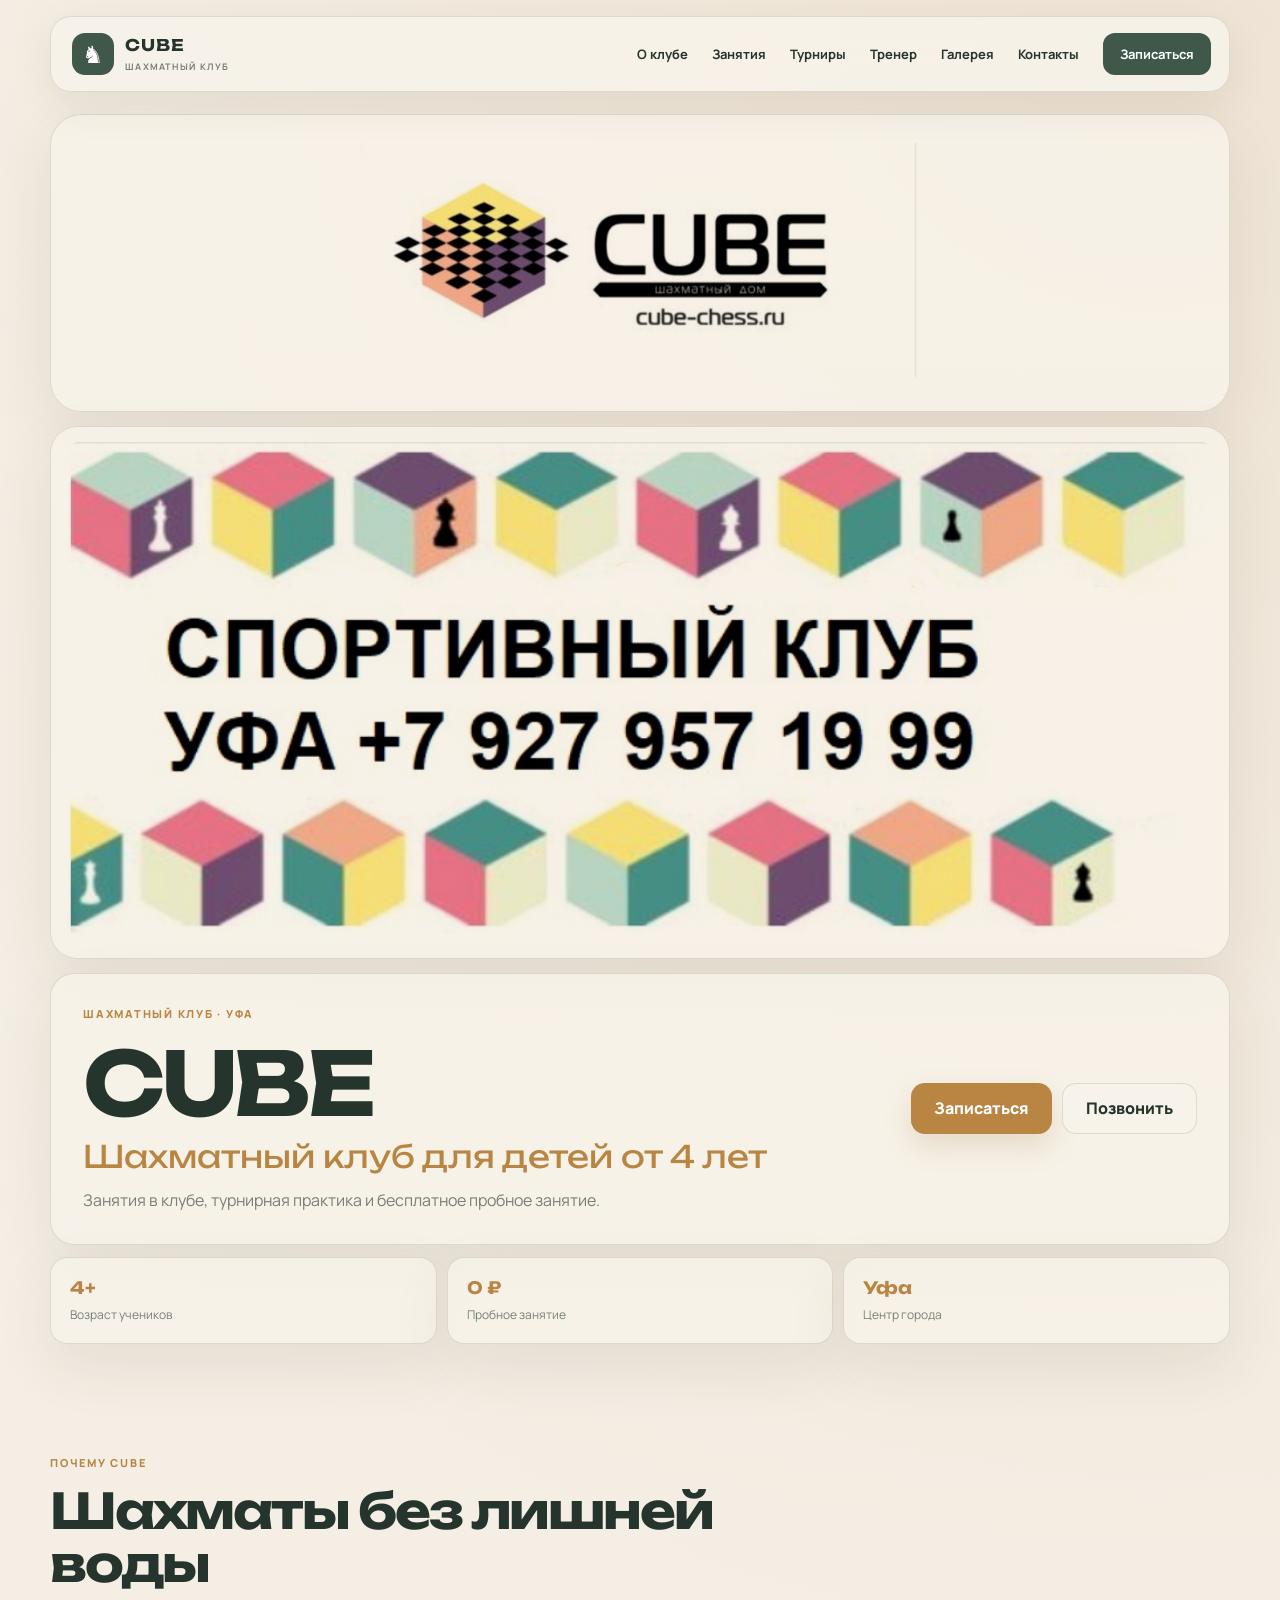
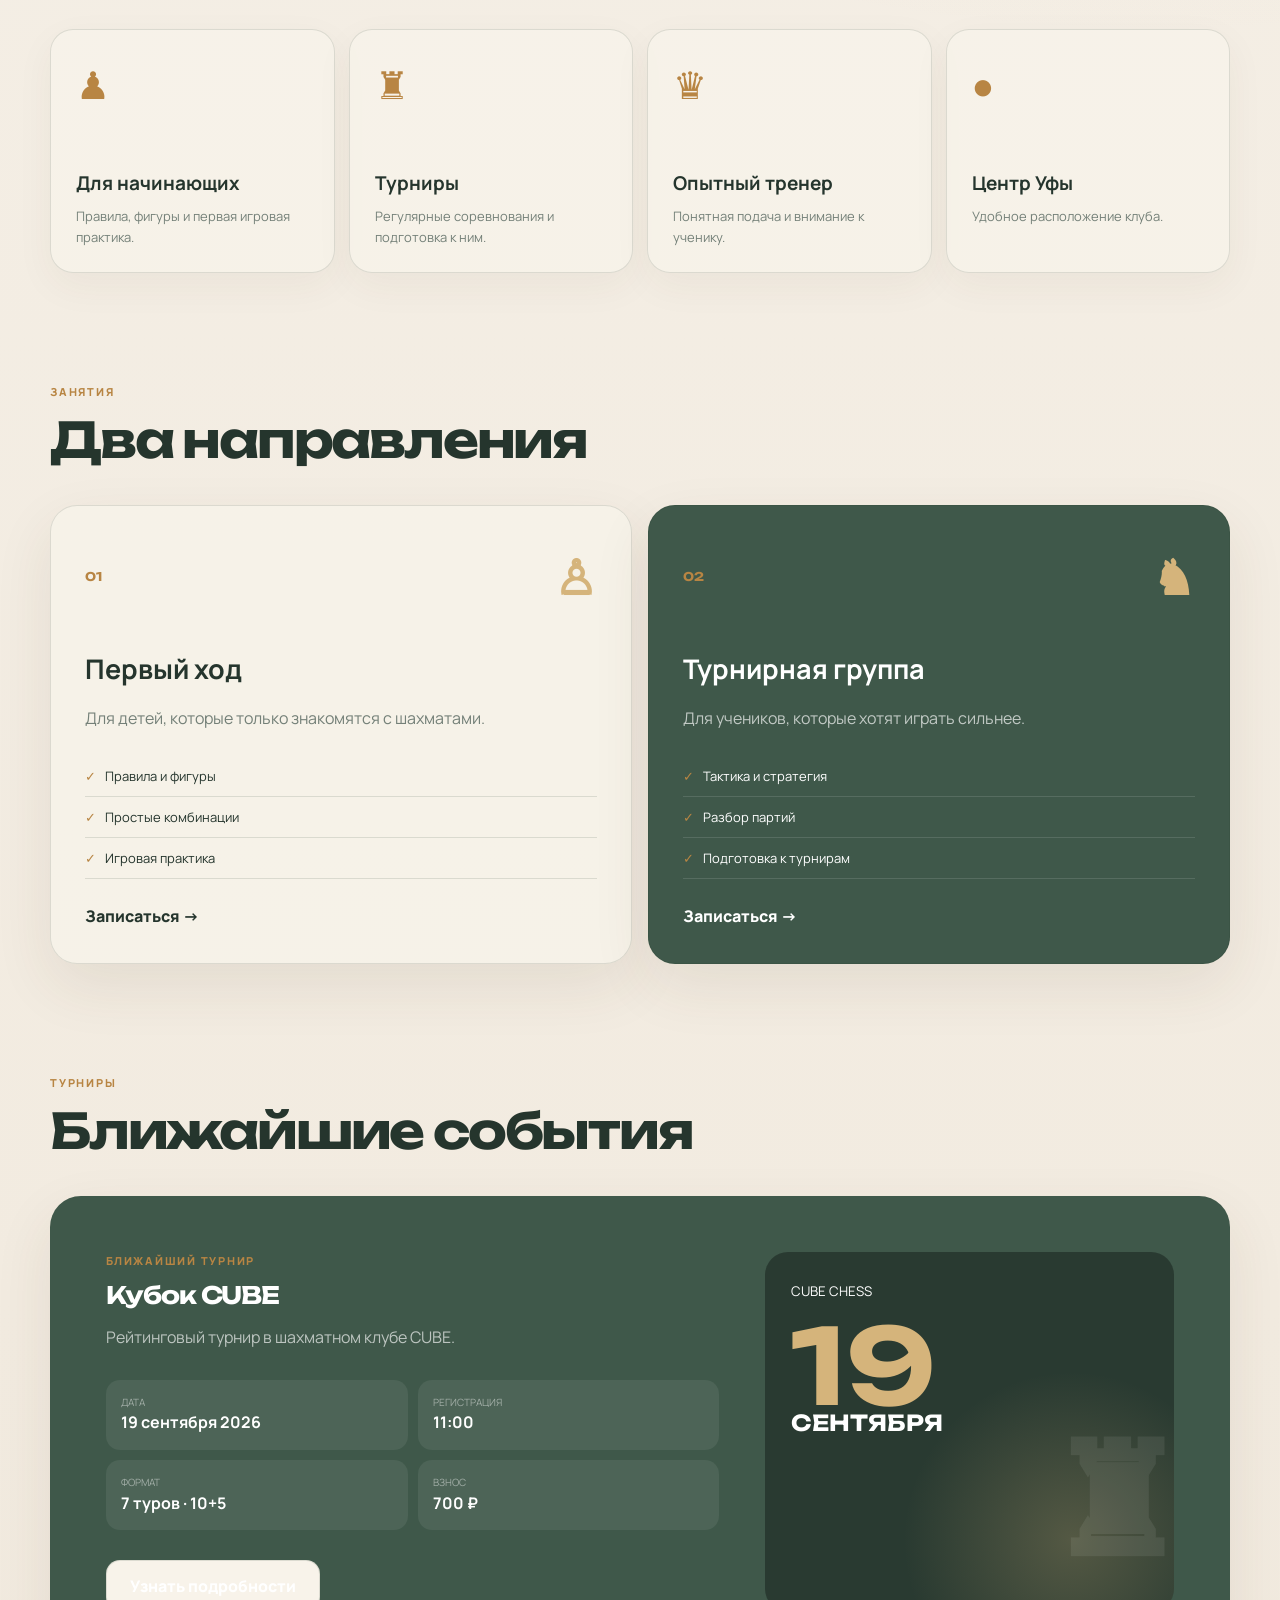
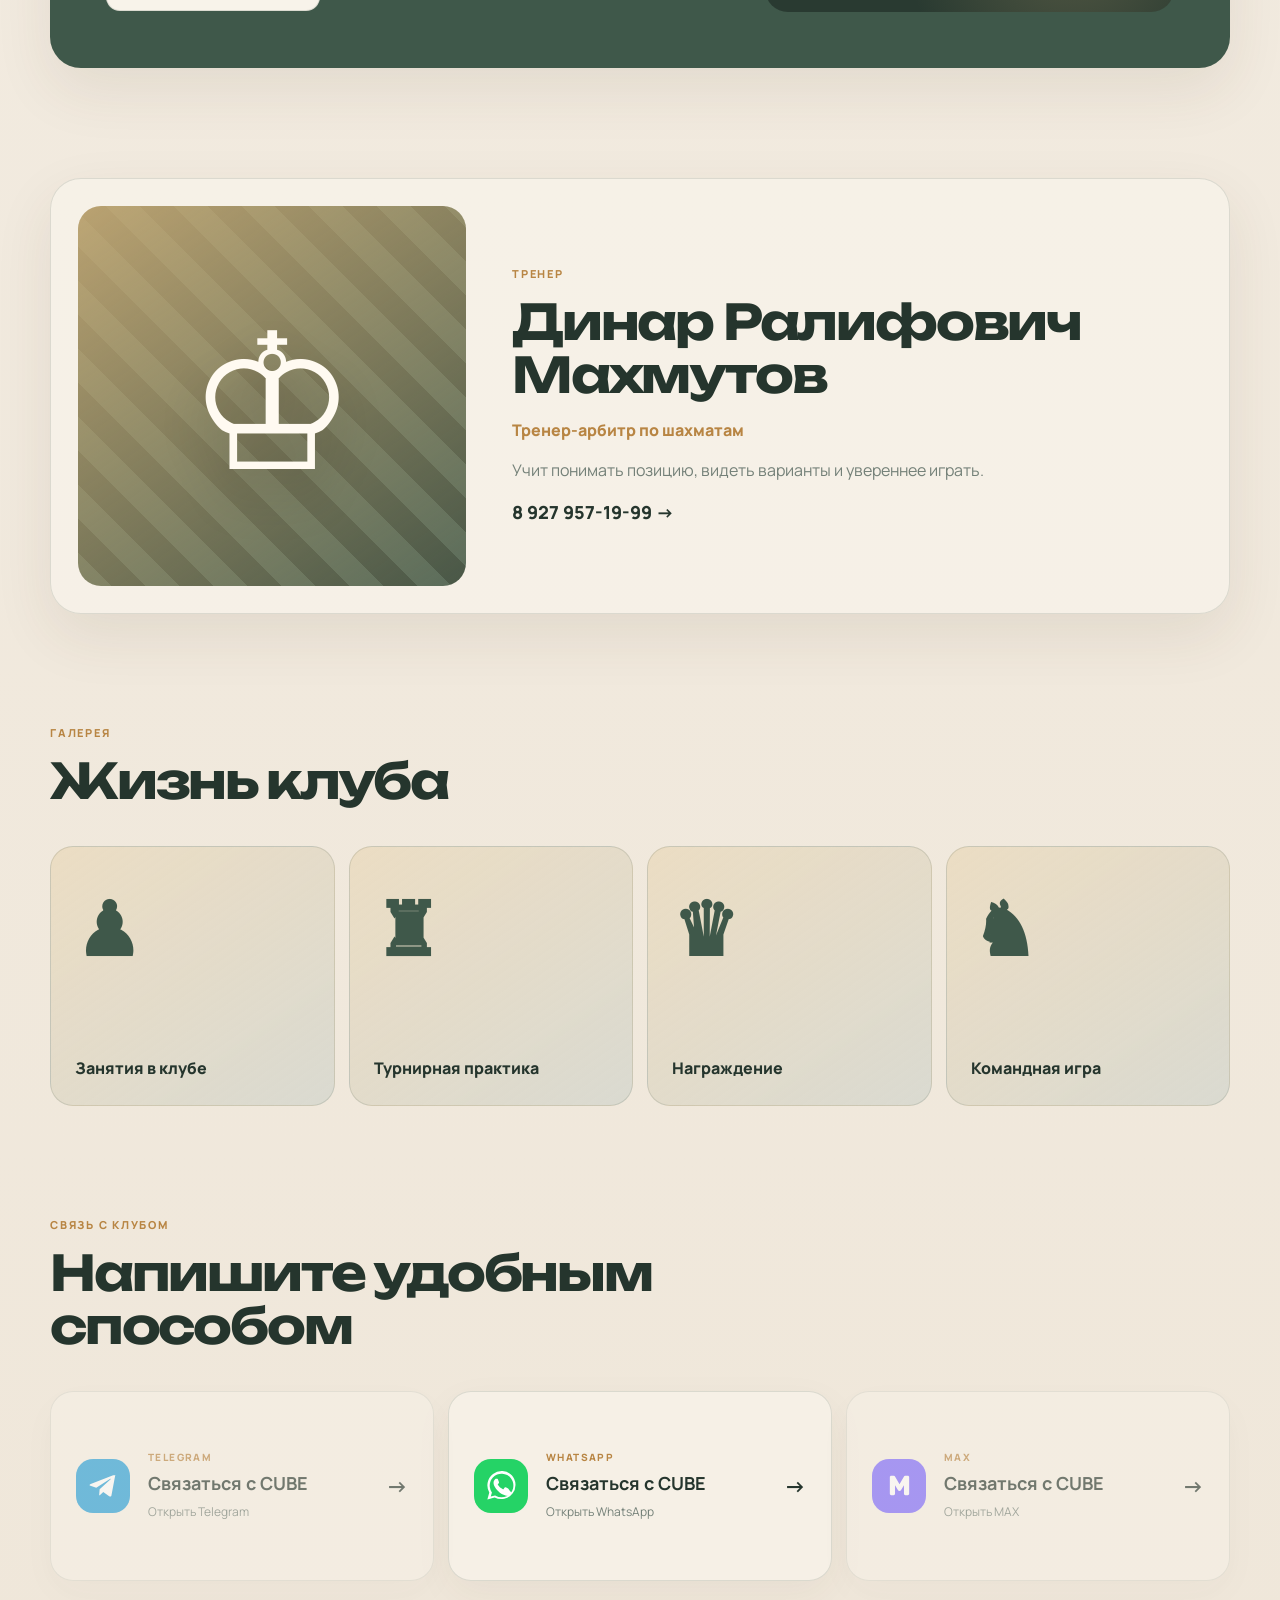
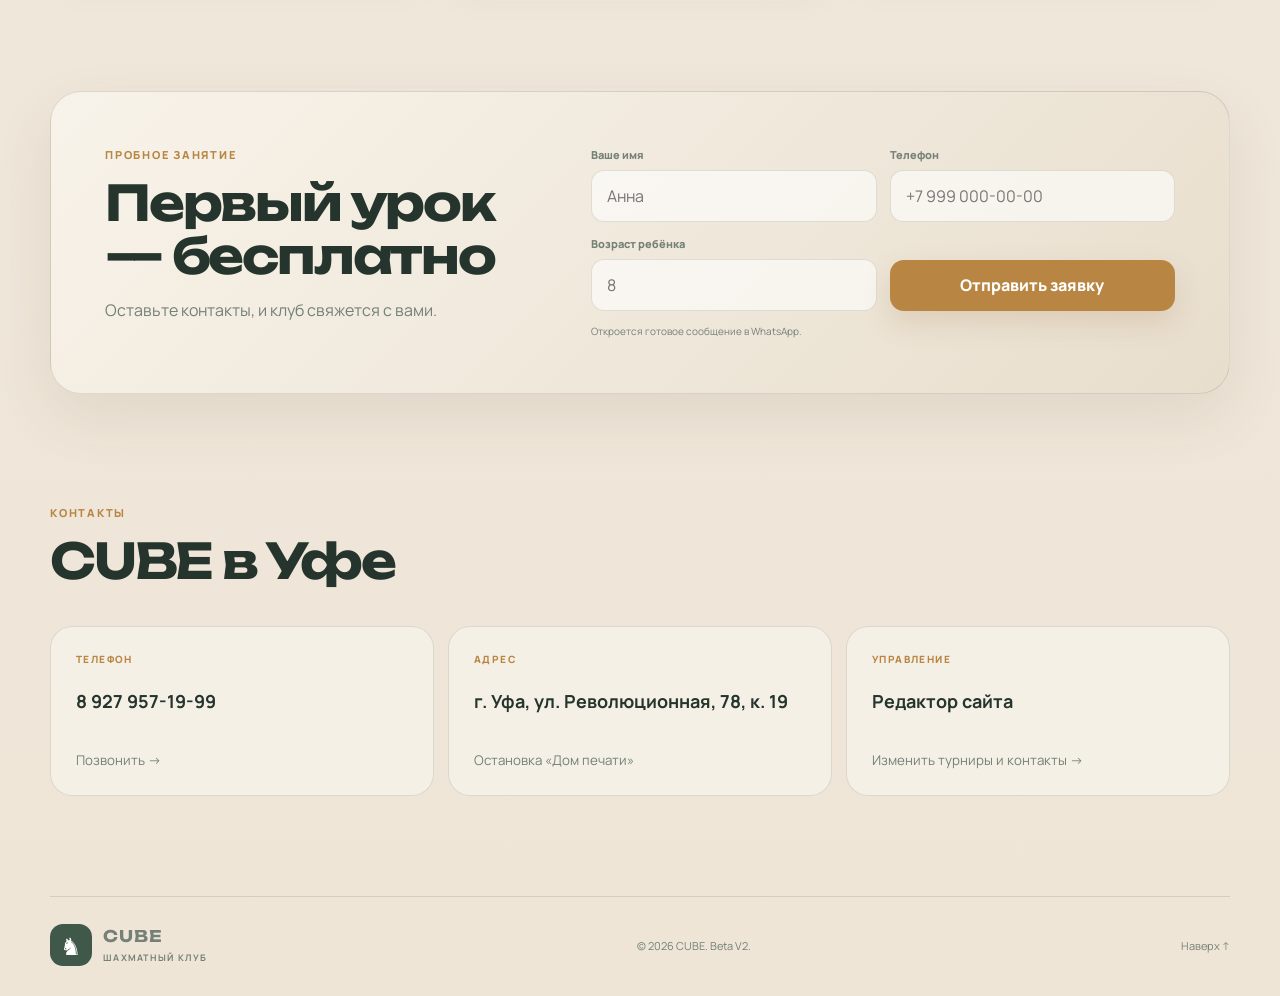
<file: index.html>
<!doctype html>
<html lang="ru">
<head>
  <meta charset="utf-8">
  <meta name="viewport" content="width=device-width, initial-scale=1">
  <meta name="theme-color" content="#ede4d5">
  <meta name="description" content="Шахматный клуб CUBE в Уфе. Занятия для детей от 4 лет, турниры и бесплатное пробное занятие.">
  <title>CUBE — шахматный клуб в Уфе</title>
  <link rel="preconnect" href="https://fonts.googleapis.com">
  <link rel="preconnect" href="https://fonts.gstatic.com" crossorigin>
  <link href="https://fonts.googleapis.com/css2?family=Manrope:wght@400;500;600;700;800&family=Unbounded:wght@600;700&display=swap" rel="stylesheet">
  <link rel="stylesheet" href="style.css">
</head>
<body>
  <header class="header shell">
    <a class="brand" href="#top">
      <span class="brand__mark">♞</span>
      <span><strong>CUBE</strong><small>шахматный клуб</small></span>
    </a>

    <button class="menu-btn" type="button" aria-label="Открыть меню" aria-expanded="false">
      <span></span><span></span><span></span>
    </button>

    <nav class="nav" aria-label="Главное меню">
      <a href="#about">О клубе</a>
      <a href="#programs">Занятия</a>
      <a href="#tournaments">Турниры</a>
      <a href="#coach">Тренер</a>
      <a href="#gallery">Галерея</a>
      <a href="#contacts">Контакты</a>
      <a class="nav__cta" href="#signup">Записаться</a>
    </nav>
  </header>

  <main id="top">
    <section class="brand-intro shell">
      <div class="brand-intro__logo reveal">
        <img src="cube-logo.jpg" alt="Логотип шахматного клуба CUBE">
      </div>

      <div class="brand-intro__banner reveal">
        <img src="cube-banner.jpg" alt="Фирменный баннер шахматного клуба CUBE">
      </div>

      <div class="brand-intro__content reveal">
        <div>
          <p class="eyebrow">Шахматный клуб · Уфа</p>
          <h1>CUBE</h1>
          <p class="brand-intro__subtitle">Шахматный клуб для детей от 4 лет</p>
          <p class="brand-intro__text">Занятия в клубе, турнирная практика и бесплатное пробное занятие.</p>
        </div>

        <div class="brand-intro__actions">
          <a class="button button--primary" href="#signup">Записаться</a>
          <a class="button button--secondary phone-link" href="tel:+79279571999">Позвонить</a>
        </div>
      </div>

      <div class="brand-intro__facts reveal">
        <article><strong>4+</strong><span>Возраст учеников</span></article>
        <article><strong>0 ₽</strong><span>Пробное занятие</span></article>
        <article><strong>Уфа</strong><span>Центр города</span></article>
      </div>
    </section>

    <section class="section shell" id="about">
      <div class="section-head">
        <p class="eyebrow">Почему CUBE</p>
        <h2>Шахматы без лишней воды</h2>
      </div>
      <div id="benefits-grid" class="benefits">
        <article class="benefit">
          <span class="benefit__icon">♟</span>
          <h3>Для начинающих</h3>
          <p>Правила, фигуры и первая игровая практика.</p>
        </article>
        <article class="benefit">
          <span class="benefit__icon">♜</span>
          <h3>Турниры</h3>
          <p>Регулярные соревнования и подготовка к ним.</p>
        </article>
        <article class="benefit">
          <span class="benefit__icon">♛</span>
          <h3>Опытный тренер</h3>
          <p>Понятная подача и внимание к ученику.</p>
        </article>
        <article class="benefit">
          <span class="benefit__icon">●</span>
          <h3>Центр Уфы</h3>
          <p>Удобное расположение клуба.</p>
        </article>
      </div>
    </section>

    <section class="section shell" id="programs">
      <div class="section-head">
        <p class="eyebrow">Занятия</p>
        <h2>Два направления</h2>
      </div>
      <div id="programs-grid" class="programs">
        <article class="program">
          <div class="program__top"><span>01</span><b>♙</b></div>
          <h3>Первый ход</h3>
          <p>Для детей, которые только знакомятся с шахматами.</p>
          <ul>
            <li>Правила и фигуры</li>
            <li>Простые комбинации</li>
            <li>Игровая практика</li>
          </ul>
          <a href="#signup">Записаться →</a>
        </article>
        <article class="program program--dark">
          <div class="program__top"><span>02</span><b>♞</b></div>
          <h3>Турнирная группа</h3>
          <p>Для учеников, которые хотят играть сильнее.</p>
          <ul>
            <li>Тактика и стратегия</li>
            <li>Разбор партий</li>
            <li>Подготовка к турнирам</li>
          </ul>
          <a href="#signup">Записаться →</a>
        </article>
      </div>
    </section>

    <section class="section shell" id="tournaments">
      <div class="section-head">
        <p class="eyebrow">Турниры</p>
        <h2>Ближайшие события</h2>
      </div>
      <div id="tournaments-grid" class="tournaments">
        <article class="tournament">
          <div>
            <p class="eyebrow">Ближайший турнир</p>
            <h2 id="tournament-title">Кубок CUBE</h2>
            <p class="tournament__intro" id="tournament-description">Рейтинговый турнир в шахматном клубе CUBE.</p>
            <div class="tournament__meta">
              <div><span>Дата</span><strong id="tournament-date">19 сентября 2026</strong></div>
              <div><span>Регистрация</span><strong id="tournament-registration">11:00</strong></div>
              <div><span>Формат</span><strong id="tournament-format">7 туров · 10+5</strong></div>
              <div><span>Взнос</span><strong id="tournament-price">700 ₽</strong></div>
            </div>
            <a class="button button--secondary phone-link" href="tel:+79279571999">Узнать подробности</a>
          </div>
          <div class="tournament__poster">
            <small>CUBE CHESS</small>
            <strong id="tournament-day">19</strong>
            <span id="tournament-month">СЕНТЯБРЯ</span>
            <b>♜</b>
          </div>
        </article>
      </div>
    </section>

    <section class="section shell" id="coach">
      <article class="coach">
        <div class="coach__visual"><span>♔</span></div>
        <div class="coach__content">
          <p class="eyebrow">Тренер</p>
          <h2 id="coach-name">Динар Ралифович Махмутов</h2>
          <p id="coach-role" class="coach__role">Тренер-арбитр по шахматам</p>
          <p id="coach-text">Учит понимать позицию, видеть варианты и увереннее играть.</p>
          <a class="phone-link" href="#"><span id="coach-phone">8 927 957-19-99</span> →</a>
        </div>
      </article>
    </section>

    <section class="section shell" id="gallery">
      <div class="section-head">
        <p class="eyebrow">Галерея</p>
        <h2>Жизнь клуба</h2>
      </div>
      <div id="gallery-grid" class="gallery">
        <article class="gallery-card"><b>♟</b><span>Занятия в клубе</span></article>
        <article class="gallery-card"><b>♜</b><span>Турнирная практика</span></article>
        <article class="gallery-card"><b>♛</b><span>Награждение</span></article>
        <article class="gallery-card"><b>♞</b><span>Командная игра</span></article>
      </div>
    </section>
    <section class="section shell" id="socials">
      <div class="section-head">
        <p class="eyebrow">Связь с клубом</p>
        <h2>Напишите удобным способом</h2>
      </div>

      <div class="socials">
        <a class="social-card social-card--telegram" id="telegram-link" href="#" target="_blank" rel="noopener noreferrer">
          <span class="social-card__icon" aria-hidden="true">
            <svg viewBox="0 0 24 24" role="img">
              <path d="M21.8 3.2 18.6 20c-.2 1.2-.9 1.5-1.9.9l-4.9-3.6-2.4 2.3c-.3.3-.5.5-1 .5l.4-5 9.1-8.2c.4-.4-.1-.6-.6-.2L6 13.8l-4.8-1.5c-1-.3-1-1 .2-1.5L20 3.6c.9-.3 1.7.2 1.8-.4Z"/>
            </svg>
          </span>
          <div>
            <small>Telegram</small>
            <strong>Связаться с CUBE</strong>
            <p>Открыть Telegram</p>
          </div>
          <b>→</b>
        </a>

        <a class="social-card social-card--whatsapp" id="whatsapp-link" href="#" target="_blank" rel="noopener noreferrer">
          <span class="social-card__icon" aria-hidden="true">
            <svg viewBox="0 0 24 24" role="img">
              <path d="M20.5 3.5A11.8 11.8 0 0 0 1.9 17.7L.3 23.5l6-1.6A11.8 11.8 0 0 0 20.5 3.5Zm-8.4 18.3a9.8 9.8 0 0 1-5-1.4l-.4-.2-3.6 1 1-3.5-.3-.4a9.8 9.8 0 1 1 8.3 4.5Zm5.4-7.3c-.3-.2-1.8-.9-2.1-1-.3-.1-.5-.2-.7.2-.2.3-.8 1-.9 1.2-.2.2-.3.2-.6.1-1.8-.9-3-1.6-4.2-3.6-.3-.5.3-.5.9-1.7.1-.2 0-.4 0-.6l-.9-2.2c-.2-.5-.5-.5-.7-.5H7.7c-.3 0-.7.1-1 .5-.3.4-1.3 1.3-1.3 3.1s1.3 3.6 1.5 3.8c.2.3 2.6 4 6.3 5.6 2.3 1 3.2 1.1 4.4.9 1.3-.2 1.8-.8 2.1-1.5.3-.7.3-1.3.2-1.5-.1-.2-.3-.3-.6-.4Z"/>
            </svg>
          </span>
          <div>
            <small>WhatsApp</small>
            <strong>Связаться с CUBE</strong>
            <p>Открыть WhatsApp</p>
          </div>
          <b>→</b>
        </a>

        <a class="social-card social-card--max" id="max-link" href="#" target="_blank" rel="noopener noreferrer">
          <span class="social-card__icon" aria-hidden="true">
            <svg viewBox="0 0 24 24" role="img">
              <path d="M4 5.2C4 4.5 4.5 4 5.2 4h2.1c.5 0 .9.3 1.1.7L12 11l3.6-6.3c.2-.4.6-.7 1.1-.7h2.1c.7 0 1.2.5 1.2 1.2v13.6c0 .7-.5 1.2-1.2 1.2h-1.9c-.7 0-1.2-.5-1.2-1.2v-7.1l-2.5 4.2c-.2.4-.7.7-1.2.7s-1-.3-1.2-.7l-2.5-4.2v7.1c0 .7-.5 1.2-1.2 1.2H5.2c-.7 0-1.2-.5-1.2-1.2V5.2Z"/>
            </svg>
          </span>
          <div>
            <small>MAX</small>
            <strong>Связаться с CUBE</strong>
            <p>Открыть MAX</p>
          </div>
          <b>→</b>
        </a>
      </div>
    </section>

    <section class="section shell" id="signup">
      <article class="signup">
        <div>
          <p class="eyebrow">Пробное занятие</p>
          <h2>Первый урок — бесплатно</h2>
          <p>Оставьте контакты, и клуб свяжется с вами.</p>
        </div>
        <form id="signup-form">
          <label><span>Ваше имя</span><input name="name" required placeholder="Анна"></label>
          <label><span>Телефон</span><input name="phone" required placeholder="+7 999 000-00-00"></label>
          <label><span>Возраст ребёнка</span><input name="age" type="number" min="4" max="18" placeholder="8"></label>
          <button class="button button--primary" type="submit">Отправить заявку</button>
          <small>Откроется готовое сообщение в WhatsApp.</small>
        </form>
      </article>
    </section>

    <section class="section shell" id="contacts">
      <div class="section-head">
        <p class="eyebrow">Контакты</p>
        <h2>CUBE в Уфе</h2>
      </div>

      <div class="contacts">
        <a class="contact phone-link" href="#">
          <span>Телефон</span>
          <strong id="contact-phone">8 927 957-19-99</strong>
          <small>Позвонить →</small>
        </a>

        <article class="contact">
          <span>Адрес</span>
          <strong id="contact-address">г. Уфа, ул. Революционная, 78, к. 19</strong>
          <small id="contact-landmark">Остановка «Дом печати»</small>
        </article>

        <a class="contact" href="admin.html">
          <span>Управление</span>
          <strong>Редактор сайта</strong>
          <small>Изменить турниры и контакты →</small>
        </a>
      </div>
    </section>
  </main>

  <footer class="footer shell">
    <a class="brand" href="#top">
      <span class="brand__mark">♞</span>
      <span><strong>CUBE</strong><small>шахматный клуб</small></span>
    </a>
    <p>© 2026 CUBE. Beta V2.</p>
    <a href="#top">Наверх ↑</a>
  </footer>


  <div class="mobile-actions">
    <a class="mobile-actions__call phone-link" href="tel:+79279571999">Позвонить</a>
    <a class="mobile-actions__signup" href="#signup">Записаться</a>
  </div>

  <div class="toast" role="status"></div>

  <script src="site-data.js"></script>
  <script src="script.js"></script>
</body>
</html>
</file>
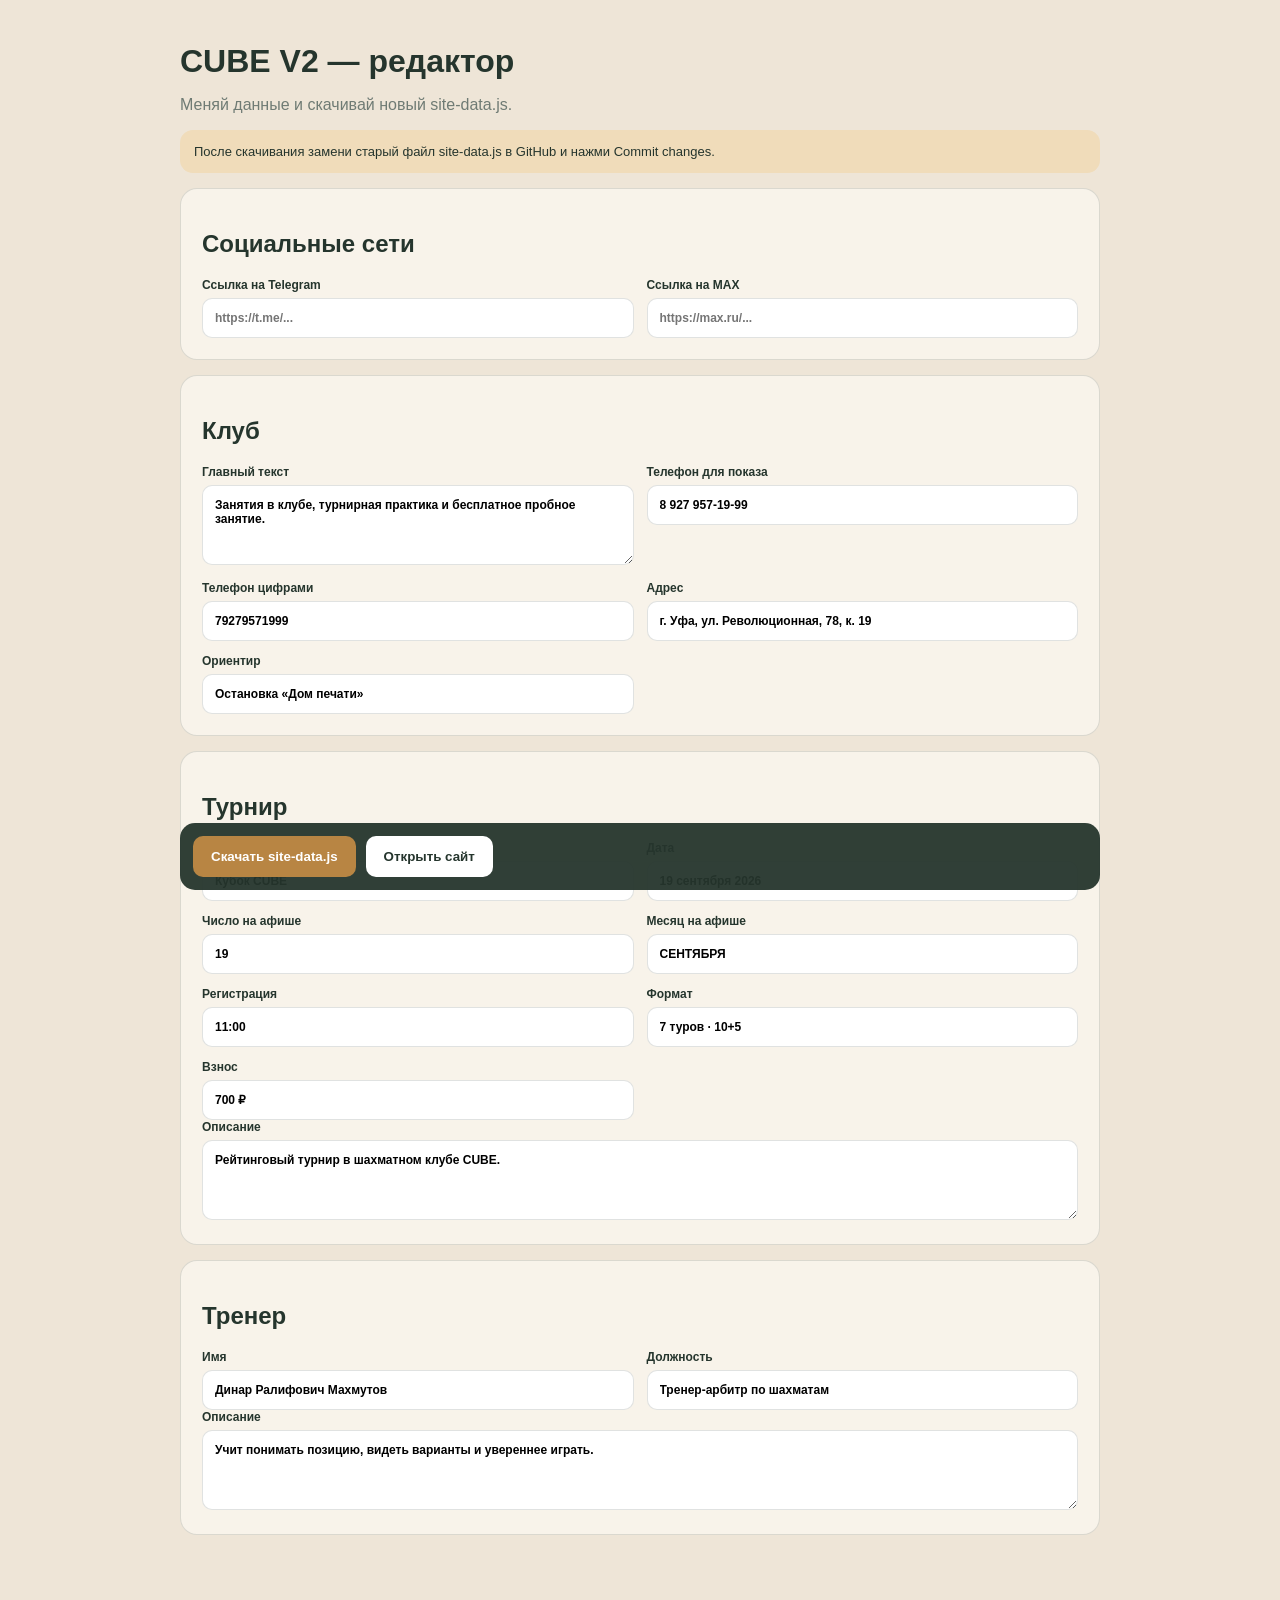
<file: admin.html>
<!doctype html>
<html lang="ru">
<head>
<meta charset="utf-8"><meta name="viewport" content="width=device-width,initial-scale=1">
<title>CUBE V2 — редактор</title>
<style>
:root{--bg:#eee5d7;--card:#f8f3ea;--ink:#25352d;--green:#3f584a;--gold:#b88543;--line:rgba(37,53,45,.14)}
*{box-sizing:border-box}body{margin:0;padding:22px;background:var(--bg);color:var(--ink);font-family:Arial,sans-serif}
main{width:min(920px,100%);margin:auto}h1{margin-bottom:6px}.lead{color:#6f7b74}
section{margin:15px 0;padding:21px;border:1px solid var(--line);border-radius:17px;background:var(--card)}
.grid{display:grid;grid-template-columns:1fr 1fr;gap:13px}label{display:block;font-size:12px;font-weight:700}
input,textarea{width:100%;margin-top:6px;padding:12px;border:1px solid var(--line);border-radius:10px;font:inherit;background:white}
textarea{min-height:80px}.actions{position:sticky;bottom:10px;display:flex;gap:10px;padding:13px;border-radius:15px;background:rgba(37,53,45,.95)}
button{padding:13px 18px;border:0;border-radius:10px;font-weight:700;cursor:pointer}.primary{background:var(--gold);color:white}.secondary{background:white;color:var(--ink)}
.note{padding:14px;border-radius:13px;background:#f0dcba;font-size:13px}
@media(max-width:650px){body{padding:10px}.grid{grid-template-columns:1fr}.actions{flex-direction:column}button{width:100%}}
</style>
</head>
<body>
<main>
<h1>CUBE V2 — редактор</h1>
<p class="lead">Меняй данные и скачивай новый site-data.js.</p>
<div class="note">После скачивания замени старый файл site-data.js в GitHub и нажми Commit changes.</div>
<form id="editor">
<section><h2>Социальные сети</h2><div class="grid">
<label>Ссылка на Telegram<input name="telegram" placeholder="https://t.me/..."></label>
<label>Ссылка на MAX<input name="max" placeholder="https://max.ru/..."></label>
</div></section>
<section><h2>Клуб</h2><div class="grid">
<label>Главный текст<textarea name="heroText"></textarea></label>
<label>Телефон для показа<input name="phoneDisplay"></label>
<label>Телефон цифрами<input name="phoneRaw"></label>
<label>Адрес<input name="address"></label>
<label>Ориентир<input name="landmark"></label>
</div></section>
<section><h2>Турнир</h2><div class="grid">
<label>Название<input name="tTitle"></label>
<label>Дата<input name="tDate"></label>
<label>Число на афише<input name="tDay"></label>
<label>Месяц на афише<input name="tMonth"></label>
<label>Регистрация<input name="tRegistration"></label>
<label>Формат<input name="tFormat"></label>
<label>Взнос<input name="tPrice"></label>
</div><label>Описание<textarea name="tDescription"></textarea></label></section>
<section><h2>Тренер</h2><div class="grid">
<label>Имя<input name="coachName"></label>
<label>Должность<input name="coachRole"></label>
</div><label>Описание<textarea name="coachText"></textarea></label></section>
<div class="actions">
<button class="primary" type="submit">Скачать site-data.js</button>
<button class="secondary" type="button" id="site">Открыть сайт</button>
</div>
</form>
</main>
<script src="site-data.js"></script>
<script>
const d=window.CUBE_DATA,f=document.getElementById("editor"),t=d.tournaments[0];
const map={telegram:d.socials?.telegram||"",max:d.socials?.max||"",heroText:d.club.heroText,phoneDisplay:d.club.phoneDisplay,phoneRaw:d.club.phoneRaw,address:d.club.address,landmark:d.club.landmark,tTitle:t.title,tDate:t.date,tDay:t.day,tMonth:t.month,tRegistration:t.registration,tFormat:t.format,tPrice:t.price,tDescription:t.description,coachName:d.coach.name,coachRole:d.coach.role,coachText:d.coach.text};
Object.entries(map).forEach(([k,v])=>f.elements[k].value=v);
f.addEventListener("submit",e=>{e.preventDefault();const v=Object.fromEntries(new FormData(f).entries());const copy=structuredClone(d);
copy.socials={telegram:v.telegram,max:v.max};copy.club.heroText=v.heroText;copy.club.phoneDisplay=v.phoneDisplay;copy.club.phoneRaw=v.phoneRaw.replace(/\D/g,"");copy.club.address=v.address;copy.club.landmark=v.landmark;
Object.assign(copy.tournaments[0],{title:v.tTitle,date:v.tDate,day:v.tDay,month:v.tMonth,registration:v.tRegistration,format:v.tFormat,price:v.tPrice,description:v.tDescription});
Object.assign(copy.coach,{name:v.coachName,role:v.coachRole,text:v.coachText});
const blob=new Blob(["window.CUBE_DATA = "+JSON.stringify(copy,null,2)+";\n"],{type:"text/javascript"});const url=URL.createObjectURL(blob);const a=document.createElement("a");a.href=url;a.download="site-data.js";a.click();URL.revokeObjectURL(url)});
document.getElementById("site").onclick=()=>window.open("index.html","_blank");
</script>
</body></html>
</file>
<file: style.css>
:root{
  --bg:#eee5d7;
  --bg2:#f6f1e9;
  --card:#f8f3ea;
  --ink:#25352d;
  --green:#3f584a;
  --gold:#b88543;
  --gold2:#d5b47b;
  --muted:#748078;
  --line:rgba(37,53,45,.13);
  --shadow:0 22px 60px rgba(73,52,29,.09);
  --radius:28px;
}
*{box-sizing:border-box}
html{scroll-behavior:smooth}
body{
  margin:0;
  color:var(--ink);
  background:
    radial-gradient(circle at 90% 0%,rgba(184,133,67,.13),transparent 28%),
    linear-gradient(180deg,var(--bg2),var(--bg));
  font-family:"Manrope",sans-serif;
  line-height:1.55;
}
a{color:inherit;text-decoration:none}
img{display:block;max-width:100%}
button,input{font:inherit}
.shell{width:min(1180px,calc(100% - 36px));margin-inline:auto}
.header{
  height:76px;
  margin-top:16px;
  padding:0 18px 0 21px;
  position:sticky;top:10px;z-index:50;
  display:flex;align-items:center;gap:30px;
  border:1px solid var(--line);
  border-radius:21px;
  background:rgba(248,243,234,.88);
  backdrop-filter:blur(18px);
  box-shadow:0 14px 42px rgba(63,45,26,.08);
}
.brand{display:inline-flex;align-items:center;gap:11px}
.brand__mark{
  width:42px;height:42px;display:grid;place-items:center;
  border-radius:13px;background:var(--green);color:white;font-size:24px
}
.brand strong{display:block;font:700 16px "Unbounded";letter-spacing:.07em}
.brand small{display:block;margin-top:5px;color:var(--muted);font-size:9px;font-weight:700;letter-spacing:.14em;text-transform:uppercase}
.nav{margin-left:auto;display:flex;align-items:center;gap:24px;font-size:13px;font-weight:700}
.nav a:hover{color:var(--gold)}
.nav__cta{padding:11px 17px;border-radius:12px;background:var(--green);color:white!important}
.menu-btn{display:none;margin-left:auto;padding:7px;border:0;background:none}
.menu-btn span{display:block;width:23px;height:2px;margin:5px;background:var(--ink)}
.hero{
  margin-top:22px;
  display:grid;grid-template-columns:1fr 1fr;
  gap:16px;
}
.hero__left,.hero__right{
  min-height:560px;
  border:1px solid var(--line);
  border-radius:31px;
  background:rgba(248,243,234,.8);
  box-shadow:var(--shadow);
}
.hero__left{
  padding:clamp(30px,5vw,62px);
  display:flex;flex-direction:column;justify-content:center;
}
.eyebrow{margin:0 0 14px;color:var(--gold);font-size:11px;font-weight:800;letter-spacing:.16em;text-transform:uppercase}
h1,h2{margin:0;font-family:"Unbounded";letter-spacing:-.045em;line-height:1.08}
h1{font-size:clamp(40px,5vw,64px)}
h1 span{color:var(--gold)}
.hero__text{max-width:570px;margin:23px 0 0;color:var(--muted);font-size:16px}
.hero__actions{display:flex;gap:11px;margin-top:31px;flex-wrap:wrap}
.button{
  min-height:51px;padding:0 23px;border:0;border-radius:14px;
  display:inline-flex;align-items:center;justify-content:center;
  font-weight:800;cursor:pointer;transition:.22s
}
.button:hover{transform:translateY(-3px)}
.button--primary{background:var(--gold);color:white;box-shadow:0 12px 28px rgba(149,102,45,.17)}
.button--secondary{background:var(--card);border:1px solid var(--line)}
.hero__stats{display:grid;grid-template-columns:repeat(3,1fr);gap:10px;margin-top:38px}
.hero__stats article{padding:15px;border:1px solid var(--line);border-radius:16px;background:rgba(255,255,255,.28)}
.hero__stats strong{display:block;color:var(--gold);font:700 16px "Unbounded"}
.hero__stats span{color:var(--muted);font-size:11px}
.hero__right{padding:18px;display:flex;align-items:center}
.brand-stage{width:100%;display:grid;gap:13px}
.brand-stage__logo,.brand-stage__banner{
  overflow:hidden;border:1px solid var(--line);border-radius:22px;background:var(--bg);
}
.brand-stage__logo img,.brand-stage__banner img{width:100%;height:auto;mix-blend-mode:multiply}
.section{margin-top:110px}
.section-head{max-width:720px;margin-bottom:38px}
.section-head h2,.coach h2,.signup h2{font-size:clamp(31px,4vw,49px)}
.benefits{display:grid;grid-template-columns:repeat(4,1fr);gap:14px}
.benefit{
  min-height:220px;padding:25px;border:1px solid var(--line);border-radius:23px;
  background:rgba(248,243,234,.76);box-shadow:0 13px 38px rgba(75,55,32,.05);transition:.22s
}
.benefit:hover{transform:translateY(-6px);border-color:rgba(184,133,67,.42)}
.benefit__icon{font-size:38px;color:var(--gold)}
.benefit h3{margin:55px 0 8px;font-size:19px}
.benefit p{margin:0;color:var(--muted);font-size:13px}
.programs{display:grid;grid-template-columns:1fr 1fr;gap:16px}
.program{
  padding:34px;border:1px solid var(--line);border-radius:27px;background:rgba(248,243,234,.76);box-shadow:var(--shadow)
}
.program--dark{background:var(--green);color:white}
.program__top{display:flex;justify-content:space-between;align-items:center}
.program__top span{color:var(--gold);font:700 12px "Unbounded"}
.program__top b{font-size:48px;color:var(--gold2)}
.program h3{margin:34px 0 11px;font-size:27px}
.program p{color:var(--muted)}
.program--dark p{color:rgba(255,255,255,.68)}
.program ul{list-style:none;padding:0;margin:25px 0}
.program li{padding:10px 0;border-bottom:1px solid var(--line);font-size:13px}
.program--dark li{border-color:rgba(255,255,255,.12)}
.program li::before{content:"✓";margin-right:9px;color:var(--gold)}
.program a{font-weight:800}
.tournaments{display:grid;gap:16px}
.tournament{
  padding:clamp(26px,4.7vw,56px);
  display:grid;grid-template-columns:1.2fr .8fr;gap:46px;align-items:center;
  border-radius:31px;background:var(--green);color:white;box-shadow:var(--shadow)
}
.tournament__intro{color:rgba(255,255,255,.65)}
.tournament__meta{display:grid;grid-template-columns:1fr 1fr;gap:10px;margin:30px 0}
.tournament__meta div{padding:15px;border-radius:14px;background:rgba(255,255,255,.07)}
.tournament__meta span{display:block;color:rgba(255,255,255,.48);font-size:10px;text-transform:uppercase}
.tournament__poster{
  min-height:360px;padding:26px;border-radius:23px;position:relative;overflow:hidden;
  background:radial-gradient(circle at 75% 80%,rgba(213,180,123,.25),transparent 40%),#293a31
}
.tournament__poster strong{display:block;margin-top:20px;color:var(--gold2);font:700 105px "Unbounded";line-height:.82}
.tournament__poster span{font:700 22px "Unbounded"}
.tournament__poster b{position:absolute;right:-10px;bottom:-5px;color:rgba(255,255,255,.08);font-size:155px}
.coach{
  padding:27px;display:grid;grid-template-columns:.72fr 1.28fr;gap:46px;align-items:center;
  border:1px solid var(--line);border-radius:31px;background:rgba(248,243,234,.78);box-shadow:var(--shadow)
}
.coach__visual{
  min-height:380px;display:grid;place-items:center;border-radius:23px;
  background:linear-gradient(145deg,rgba(213,180,123,.83),rgba(213,180,123,.12)),repeating-linear-gradient(45deg,#496256 0 24px,#354a40 24px 48px)
}
.coach__visual span{font-size:190px;color:#fffaf1;filter:drop-shadow(0 27px 22px rgba(0,0,0,.22))}
.coach__role{color:var(--gold);font-weight:800}
.coach__content>p:not(.eyebrow):not(.coach__role){color:var(--muted)}
.coach__content>a{font-size:18px;font-weight:800}
.gallery{display:grid;grid-template-columns:repeat(4,1fr);gap:14px}
.gallery-card{
  min-height:260px;padding:24px;display:flex;flex-direction:column;justify-content:space-between;
  border:1px solid var(--line);border-radius:23px;
  background:linear-gradient(145deg,rgba(213,180,123,.35),rgba(63,88,74,.16)),var(--card);
  overflow:hidden
}
.gallery-card b{font-size:74px;color:var(--green)}
.gallery-card span{font-weight:800}
.reviews{display:grid;grid-template-columns:repeat(3,1fr);gap:14px}
.review{padding:25px;border:1px solid var(--line);border-radius:22px;background:rgba(248,243,234,.76)}
.review__stars{color:var(--gold);letter-spacing:.1em}
.review p{color:var(--muted)}
.review strong{font-size:13px}
.signup{
  padding:clamp(27px,4.5vw,54px);display:grid;grid-template-columns:.85fr 1.15fr;gap:55px;
  border:1px solid var(--line);border-radius:31px;background:linear-gradient(135deg,#f8f3ea,#e8decd);box-shadow:var(--shadow)
}
.signup>div>p:last-child{color:var(--muted)}
form{display:grid;grid-template-columns:1fr 1fr;gap:13px}
label span{display:block;margin-bottom:7px;color:var(--muted);font-size:11px;font-weight:800}
input{width:100%;height:52px;padding:0 15px;border:1px solid var(--line);border-radius:13px;background:rgba(255,255,255,.6);outline:none}
input:focus{border-color:var(--gold);box-shadow:0 0 0 3px rgba(184,133,67,.11)}
form .button{align-self:end}
form small{grid-column:1/-1;color:var(--muted);font-size:10px}
.contacts{display:grid;grid-template-columns:repeat(3,1fr);gap:14px}
.contact{
  min-height:170px;padding:25px;display:flex;flex-direction:column;
  border:1px solid var(--line);border-radius:22px;background:rgba(248,243,234,.76)
}
.contact>span{color:var(--gold);font-size:10px;font-weight:800;letter-spacing:.14em;text-transform:uppercase}
.contact strong{margin:20px 0 7px;font-size:18px}
.contact small{margin-top:auto;color:var(--muted)}
.footer{margin-top:100px;padding:27px 0 30px;display:flex;align-items:center;justify-content:space-between;border-top:1px solid var(--line);color:var(--muted);font-size:11px}
.toast{
  position:fixed;right:20px;bottom:20px;z-index:100;max-width:350px;padding:15px 17px;
  border-radius:13px;background:var(--green);color:white;box-shadow:0 18px 45px rgba(0,0,0,.22);
  opacity:0;transform:translateY(18px);pointer-events:none;transition:.25s
}
.toast.show{opacity:1;transform:translateY(0)}
.reveal{opacity:1;transform:none}
.reveal.visible{opacity:1;transform:none}
@media(max-width:920px){
  .menu-btn{display:block}
  .nav{
    display:none;position:absolute;left:0;right:0;top:84px;margin:0;padding:14px;
    flex-direction:column;align-items:stretch;border:1px solid var(--line);border-radius:18px;background:var(--card);box-shadow:var(--shadow)
  }
  .nav.open{display:flex}
  .nav a{padding:11px}
  .hero{grid-template-columns:1fr}
  .hero__left,.hero__right{min-height:auto}
  .benefits{grid-template-columns:1fr 1fr}
  .tournament,.coach,.signup{grid-template-columns:1fr}
  .gallery{grid-template-columns:1fr 1fr}
}
@media(max-width:640px){
  .shell,.header{width:min(100% - 22px,1180px)}
  .header{height:66px;margin-top:8px;top:7px;padding:0 12px;border-radius:17px}
  .brand__mark{width:37px;height:37px;font-size:21px}
  .brand strong{font-size:14px}
  .brand small{display:none}
  .hero{margin-top:12px}
  .hero__left,.hero__right{border-radius:22px}
  .hero__left{padding:28px 19px}
  h1{font-size:35px}
  .hero__text{font-size:14px}
  .hero__actions{display:grid;grid-template-columns:1fr;width:100%}
  .hero__actions .button{width:100%}
  .hero__stats{grid-template-columns:1fr}
  .hero__stats article{display:flex;justify-content:space-between;align-items:baseline}
  .hero__right{padding:12px}
  .brand-stage__logo,.brand-stage__banner{border-radius:17px}
  .section{margin-top:72px}
  .section-head{margin-bottom:27px}
  .section-head h2,.coach h2,.signup h2{font-size:29px}
  .benefits,.programs,.gallery,.reviews,.contacts{grid-template-columns:1fr}
  .benefit{min-height:170px;padding:22px}
  .benefit h3{margin-top:31px}
  .program{padding:24px;border-radius:22px}
  .tournament{padding:22px;gap:27px;border-radius:23px}
  .tournament__meta{grid-template-columns:1fr}
  .tournament__poster{min-height:275px}
  .tournament__poster strong{font-size:82px}
  .coach{padding:20px;gap:24px;border-radius:23px}
  .coach__visual{min-height:235px}
  .coach__visual span{font-size:125px}
  .signup{padding:22px;gap:26px;border-radius:23px}
  form{grid-template-columns:1fr}
  form small{grid-column:auto}
  .contact{min-height:145px;padding:22px}
  .footer{margin-top:75px;flex-direction:column;align-items:flex-start}
  .toast{left:11px;right:11px;bottom:11px;max-width:none}
}
@media(prefers-reduced-motion:reduce){
  html{scroll-behavior:auto}
  .reveal{opacity:1;transform:none;transition:none}
}

/* Social contact cards */
.socials {
  display: grid;
  grid-template-columns: repeat(3, 1fr);
  gap: 14px;
}

.social-card {
  min-height: 190px;
  padding: 25px;
  display: grid;
  grid-template-columns: auto 1fr auto;
  align-items: center;
  gap: 18px;
  border: 1px solid var(--line);
  border-radius: 23px;
  background: rgba(248,243,234,.78);
  box-shadow: 0 13px 38px rgba(75,55,32,.05);
  transition: transform .22s ease, border-color .22s ease, box-shadow .22s ease;
}

.social-card:hover {
  transform: translateY(-6px);
  border-color: rgba(184,133,67,.4);
  box-shadow: 0 19px 46px rgba(75,55,32,.1);
}

.social-card__icon {
  width: 54px;
  height: 54px;
  display: grid;
  place-items: center;
  border-radius: 17px;
  color: white;
  background: var(--green);
  font-family: "Unbounded", sans-serif;
  font-size: 22px;
}

.social-card small {
  display: block;
  margin-bottom: 5px;
  color: var(--gold);
  font-size: 10px;
  font-weight: 800;
  letter-spacing: .14em;
  text-transform: uppercase;
}

.social-card strong {
  display: block;
  font-size: 18px;
}

.social-card p {
  margin: 7px 0 0;
  color: var(--muted);
  font-size: 12px;
}

.social-card > b {
  font-size: 22px;
}

.social-card--telegram .social-card__icon {
  background: #2f7292;
}

.social-card--whatsapp .social-card__icon {
  background: #3d7655;
}

.social-card--max .social-card__icon {
  background: #7b5e96;
}

.social-card.is-unconfigured {
  opacity: .62;
}

@media(max-width: 920px) {
  .socials {
    grid-template-columns: 1fr;
  }
}

@media(max-width: 640px) {
  .social-card {
    min-height: 145px;
    padding: 20px;
    border-radius: 20px;
  }

  .social-card__icon {
    width: 48px;
    height: 48px;
    border-radius: 15px;
    font-size: 19px;
  }

  .social-card strong {
    font-size: 16px;
  }
}


/* Real app logos and unified card wording */
.social-card__icon svg {
  width: 29px;
  height: 29px;
  display: block;
  fill: currentColor;
}

.social-card--telegram .social-card__icon {
  color: #ffffff;
  background: #229ED9;
}

.social-card--whatsapp .social-card__icon {
  color: #ffffff;
  background: #25D366;
}

.social-card--max .social-card__icon {
  color: #ffffff;
  background: #7A66FF;
}

.social-card p {
  margin-top: 5px;
}


/* =========================
   CUBE V3 — MOBILE FIRST
   ========================= */

:root {
  --mobile-gap: 12px;
}

.mobile-actions {
  display: none;
}

/* Better tablet behavior */
@media (max-width: 920px) {
  body {
    padding-bottom: 0;
  }

  .header {
    height: 68px;
    padding: 0 13px;
    border-radius: 18px;
  }

  .menu-btn {
    width: 42px;
    height: 42px;
    display: grid;
    place-items: center;
    border-radius: 12px;
    background: rgba(63, 88, 74, .07);
  }

  .menu-btn span {
    width: 21px;
    margin: 3px;
    transition: transform .22s ease, opacity .22s ease;
  }

  .menu-btn.is-open span:nth-child(1) {
    transform: translateY(5px) rotate(45deg);
  }

  .menu-btn.is-open span:nth-child(2) {
    opacity: 0;
  }

  .menu-btn.is-open span:nth-child(3) {
    transform: translateY(-5px) rotate(-45deg);
  }

  .nav {
    top: 76px;
    padding: 10px;
    border-radius: 18px;
    background: rgba(248, 243, 234, .98);
    backdrop-filter: blur(18px);
  }

  .nav a {
    padding: 13px 14px;
    border-radius: 11px;
  }

  .nav a:hover {
    background: rgba(63, 88, 74, .06);
  }

  .nav__cta {
    margin-top: 4px;
    text-align: center;
  }

  .hero {
    gap: 12px;
  }

  .hero__left {
    min-height: 0;
  }

  .hero__right {
    order: -1;
  }

  .brand-stage {
    grid-template-columns: 1fr 1fr;
    align-items: stretch;
  }

  .brand-stage__logo,
  .brand-stage__banner {
    display: flex;
    align-items: center;
    justify-content: center;
  }
}

/* True mobile layout */
@media (max-width: 640px) {
  body {
    padding-bottom: 82px;
  }

  .shell,
  .header {
    width: calc(100% - 16px);
  }

  .header {
    height: 62px;
    margin-top: 8px;
    top: 6px;
    padding: 0 10px;
    border-radius: 16px;
  }

  .brand {
    gap: 9px;
  }

  .brand__mark {
    width: 36px;
    height: 36px;
    border-radius: 11px;
    font-size: 20px;
  }

  .brand strong {
    font-size: 13px;
  }

  .menu-btn {
    width: 38px;
    height: 38px;
    border-radius: 11px;
  }

  .nav {
    top: 68px;
    left: 0;
    right: 0;
    gap: 2px;
    max-height: calc(100vh - 90px);
    overflow-y: auto;
  }

  .hero {
    margin-top: 10px;
    gap: 10px;
  }

  .hero__right {
    padding: 10px;
    border-radius: 20px;
  }

  .brand-stage {
    display: grid;
    grid-template-columns: 1fr;
    gap: 9px;
  }

  .brand-stage__logo {
    padding: 8px 12px;
  }

  .brand-stage__banner {
    display: none;
  }

  .hero__left {
    padding: 24px 17px;
    border-radius: 20px;
  }

  .eyebrow {
    margin-bottom: 10px;
    font-size: 9px;
    letter-spacing: .13em;
  }

  h1 {
    font-size: clamp(31px, 10vw, 40px);
    line-height: 1.03;
  }

  .hero__text {
    margin-top: 16px;
    font-size: 14px;
    line-height: 1.48;
  }

  .hero__actions {
    display: none;
  }

  .hero__stats {
    margin-top: 24px;
    grid-template-columns: repeat(3, 1fr);
    gap: 7px;
  }

  .hero__stats article {
    padding: 11px 7px;
    display: block;
    text-align: center;
    border-radius: 13px;
  }

  .hero__stats strong {
    font-size: 14px;
  }

  .hero__stats span {
    display: block;
    margin-top: 4px;
    font-size: 8px;
    line-height: 1.25;
  }

  .section {
    margin-top: 58px;
  }

  .section-head {
    margin-bottom: 22px;
  }

  .section-head h2,
  .coach h2,
  .signup h2 {
    font-size: 27px;
    line-height: 1.08;
  }

  .benefits,
  .programs,
  .gallery,
  .reviews,
  .contacts,
  .socials {
    gap: 10px;
  }

  .benefit {
    min-height: 0;
    padding: 18px;
    display: grid;
    grid-template-columns: 44px 1fr;
    column-gap: 13px;
    align-items: center;
    border-radius: 18px;
  }

  .benefit__icon {
    grid-row: 1 / 3;
    font-size: 31px;
  }

  .benefit h3 {
    margin: 0 0 4px;
    font-size: 16px;
  }

  .benefit p {
    font-size: 12px;
  }

  .program {
    padding: 20px;
    border-radius: 20px;
  }

  .program__top b {
    font-size: 39px;
  }

  .program h3 {
    margin: 18px 0 8px;
    font-size: 23px;
  }

  .program p,
  .program li {
    font-size: 12px;
  }

  .program ul {
    margin: 18px 0;
  }

  .tournament {
    padding: 20px;
    gap: 20px;
    border-radius: 21px;
  }

  .tournament__meta {
    gap: 8px;
    margin: 22px 0;
  }

  .tournament__meta div {
    padding: 12px;
  }

  .tournament__poster {
    min-height: 230px;
    padding: 20px;
  }

  .tournament__poster strong {
    font-size: 72px;
  }

  .tournament__poster span {
    font-size: 18px;
  }

  .coach {
    padding: 18px;
    gap: 18px;
    border-radius: 21px;
  }

  .coach__visual {
    min-height: 210px;
    border-radius: 18px;
  }

  .coach__visual span {
    font-size: 108px;
  }

  .coach__content {
    padding: 0;
  }

  .coach__content > a {
    font-size: 16px;
  }

  .gallery-card {
    min-height: 150px;
    padding: 18px;
    border-radius: 18px;
  }

  .gallery-card b {
    font-size: 50px;
  }

  .social-card {
    min-height: 0;
    padding: 17px;
    grid-template-columns: 48px 1fr 18px;
    gap: 13px;
    border-radius: 18px;
  }

  .social-card__icon {
    width: 46px;
    height: 46px;
    border-radius: 14px;
  }

  .social-card__icon svg {
    width: 25px;
    height: 25px;
  }

  .social-card small {
    font-size: 8px;
  }

  .social-card strong {
    font-size: 15px;
  }

  .social-card p {
    font-size: 10px;
  }

  .signup {
    padding: 20px;
    gap: 21px;
    border-radius: 21px;
  }

  form {
    gap: 10px;
  }

  input {
    height: 48px;
  }

  .contact {
    min-height: 125px;
    padding: 18px;
    border-radius: 18px;
  }

  .contact strong {
    margin: 15px 0 5px;
    font-size: 16px;
  }

  .footer {
    margin-top: 58px;
    padding-bottom: 20px;
  }

  .footer p {
    margin: 0;
  }

  .mobile-actions {
    height: 66px;
    padding: 8px;
    position: fixed;
    left: 8px;
    right: 8px;
    bottom: 8px;
    z-index: 90;
    display: grid;
    grid-template-columns: .85fr 1.15fr;
    gap: 8px;
    border: 1px solid var(--line);
    border-radius: 18px;
    background: rgba(248, 243, 234, .96);
    backdrop-filter: blur(18px);
    box-shadow: 0 15px 45px rgba(53, 39, 22, .16);
  }

  .mobile-actions a {
    display: grid;
    place-items: center;
    border-radius: 12px;
    font-size: 13px;
    font-weight: 800;
  }

  .mobile-actions__call {
    border: 1px solid var(--line);
    background: #fffaf1;
  }

  .mobile-actions__signup {
    color: white;
    background: var(--green);
  }
}

/* Extra-small phones */
@media (max-width: 370px) {
  h1 {
    font-size: 29px;
  }

  .hero__stats {
    grid-template-columns: 1fr;
  }

  .hero__stats article {
    display: flex;
    justify-content: space-between;
    align-items: baseline;
    text-align: left;
  }

  .hero__stats span {
    text-align: right;
  }

  .social-card {
    grid-template-columns: 42px 1fr;
  }

  .social-card > b {
    display: none;
  }
}


/* =========================
   CUBE V3 — BRAND FIRST
   ========================= */

.brand-intro {
  margin-top: 22px;
}

.brand-intro__logo,
.brand-intro__banner,
.brand-intro__content,
.brand-intro__facts article {
  border: 1px solid var(--line);
  background: rgba(248, 243, 234, .82);
  box-shadow: var(--shadow);
}

.brand-intro__logo {
  min-height: 290px;
  padding: 28px;
  display: flex;
  align-items: center;
  justify-content: center;
  border-radius: 31px;
  overflow: hidden;
}

.brand-intro__logo img {
  width: min(720px, 92%);
  max-height: 240px;
  object-fit: contain;
  mix-blend-mode: multiply;
}

.brand-intro__banner {
  margin-top: 14px;
  padding: 14px;
  border-radius: 27px;
  overflow: hidden;
}

.brand-intro__banner img {
  width: 100%;
  height: auto;
  object-fit: contain;
  border-radius: 17px;
  mix-blend-mode: multiply;
}

.brand-intro__content {
  margin-top: 14px;
  padding: 31px 32px;
  display: flex;
  align-items: center;
  justify-content: space-between;
  gap: 30px;
  border-radius: 24px;
}

.brand-intro__content h1 {
  font-size: clamp(48px, 7vw, 88px);
  letter-spacing: -.05em;
}

.brand-intro__subtitle {
  margin: 8px 0 0;
  color: var(--gold);
  font-family: "Unbounded", sans-serif;
  font-size: clamp(20px, 3vw, 31px);
  line-height: 1.15;
}

.brand-intro__text {
  max-width: 700px;
  margin: 14px 0 0;
  color: var(--muted);
}

.brand-intro__actions {
  display: flex;
  gap: 10px;
  flex-shrink: 0;
}

.brand-intro__facts {
  margin-top: 12px;
  display: grid;
  grid-template-columns: repeat(3, 1fr);
  gap: 10px;
}

.brand-intro__facts article {
  padding: 17px 19px;
  border-radius: 17px;
}

.brand-intro__facts strong {
  display: block;
  color: var(--gold);
  font-family: "Unbounded", sans-serif;
  font-size: 17px;
}

.brand-intro__facts span {
  color: var(--muted);
  font-size: 12px;
}

@media (max-width: 920px) {
  .brand-intro__content {
    align-items: flex-start;
    flex-direction: column;
  }
}

@media (max-width: 640px) {
  .brand-intro {
    width: calc(100% - 16px);
    margin-top: 10px;
  }

  .brand-intro__logo {
    min-height: 0;
    padding: 15px 12px;
    border-radius: 20px;
  }

  .brand-intro__logo img {
    width: 100%;
    max-height: none;
  }

  .brand-intro__banner {
    margin-top: 9px;
    padding: 9px;
    border-radius: 19px;
  }

  .brand-intro__banner img {
    border-radius: 12px;
  }

  .brand-intro__content {
    margin-top: 9px;
    padding: 22px 17px;
    border-radius: 20px;
  }

  .brand-intro__content h1 {
    font-size: 42px;
  }

  .brand-intro__subtitle {
    font-size: 22px;
  }

  .brand-intro__text {
    font-size: 14px;
    line-height: 1.48;
  }

  .brand-intro__actions {
    width: 100%;
    display: grid;
    grid-template-columns: 1fr;
  }

  .brand-intro__actions .button {
    width: 100%;
  }

  .brand-intro__facts {
    grid-template-columns: 1fr;
    gap: 8px;
  }

  .brand-intro__facts article {
    padding: 13px 15px;
    display: flex;
    align-items: baseline;
    justify-content: space-between;
    gap: 15px;
  }

  .brand-intro__facts strong {
    font-size: 15px;
  }

  .brand-intro__facts span {
    text-align: right;
  }
}
</file>
